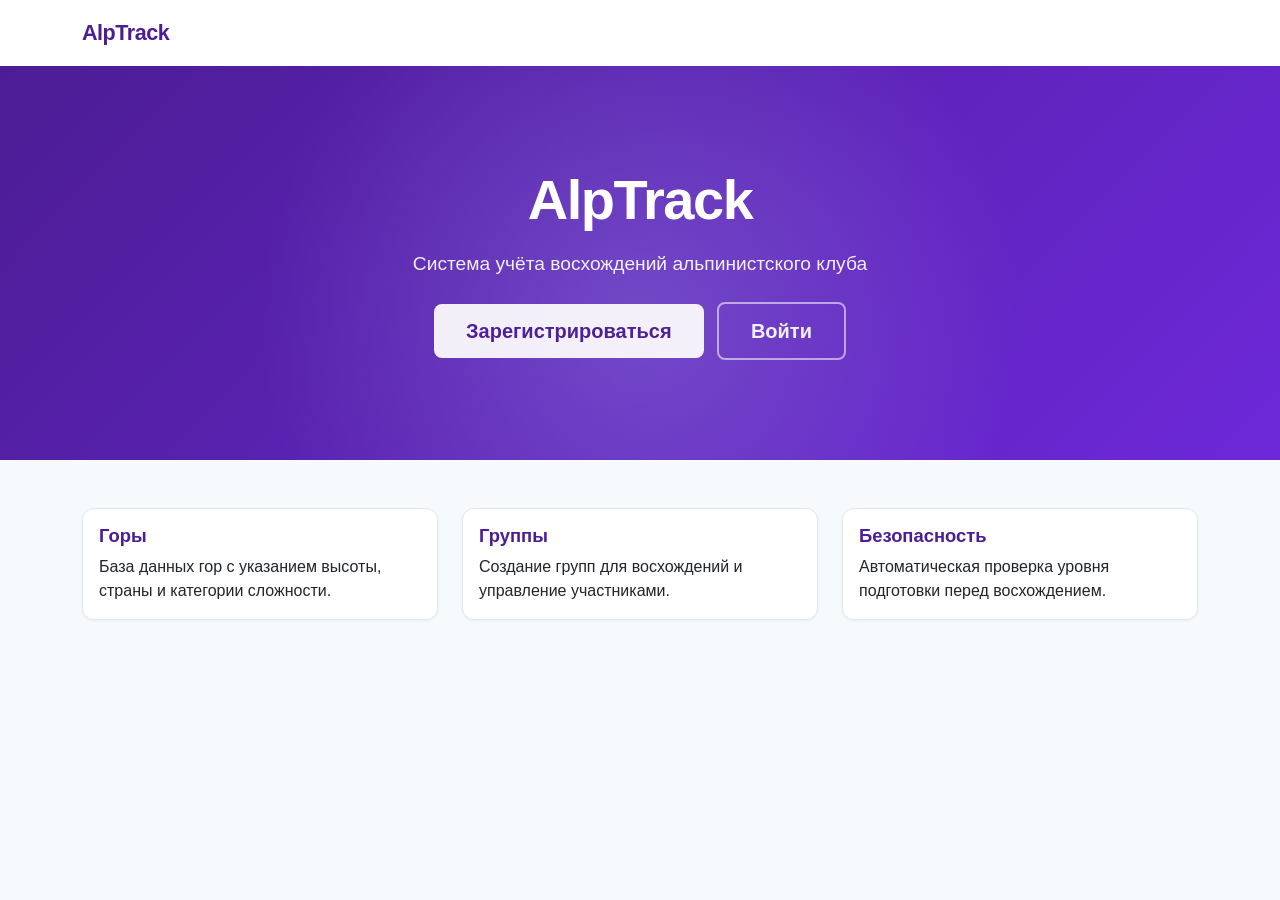
<file: frontend/index.html>
<!DOCTYPE html>
<html lang="ru">
<head>
    <meta charset="UTF-8">
    <meta name="viewport" content="width=device-width, initial-scale=1.0">
    <title>AlpTrack - учёт альпинистского клуба</title>
    <link href="https://cdn.jsdelivr.net/npm/bootstrap@5.3.0/dist/css/bootstrap.min.css" rel="stylesheet">
    <link rel="stylesheet" href="css/style.css">
</head>
<body>

<nav class="navbar navbar-expand-lg navbar-light bg-white shadow-sm">
    <div class="container">
        <a class="navbar-brand" href="index.html">AlpTrack</a>
        <div class="d-flex" id="navActions">
            <!-- Кнопки добавятся через JS -->
        </div>
    </div>
</nav>

<section class="hero">
    <div class="container">
        <h1>AlpTrack</h1>
        <p class="lead mt-3">Система учёта восхождений альпинистского клуба</p>
        <p class="mt-4">
            <a href="register.html" class="btn btn-light btn-lg me-2" id="ctaRegister">Зарегистрироваться</a>
            <a href="login.html" class="btn btn-outline-light btn-lg" id="ctaLogin">Войти</a>
        </p>
    </div>
</section>

<section class="container py-5">
    <div class="row g-4">
        <div class="col-md-4">
            <div class="card h-100">
                <div class="card-body">
                    <h5 class="card-title">Горы</h5>
                    <p class="card-text">База данных гор с указанием высоты, страны и категории сложности.</p>
                </div>
            </div>
        </div>
        <div class="col-md-4">
            <div class="card h-100">
                <div class="card-body">
                    <h5 class="card-title">Группы</h5>
                    <p class="card-text">Создание групп для восхождений и управление участниками.</p>
                </div>
            </div>
        </div>
        <div class="col-md-4">
            <div class="card h-100">
                <div class="card-body">
                    <h5 class="card-title">Безопасность</h5>
                    <p class="card-text">Автоматическая проверка уровня подготовки перед восхождением.</p>
                </div>
            </div>
        </div>
    </div>
</section>

<script src="js/api.js"></script>
<script>
    // Если пользователь уже залогинен - показываем кнопки Кабинет и Выйти
    const token = localStorage.getItem('access_token');
    if (token) {
        document.getElementById('ctaRegister').textContent = 'Личный кабинет';
        document.getElementById('ctaRegister').href = 'dashboard.html';
        document.getElementById('ctaLogin').textContent = 'Выйти';
        document.getElementById('ctaLogin').href = '#';
        document.getElementById('ctaLogin').onclick = (e) => { e.preventDefault(); logout(); };
    }
</script>

</body>
</html>
</file>
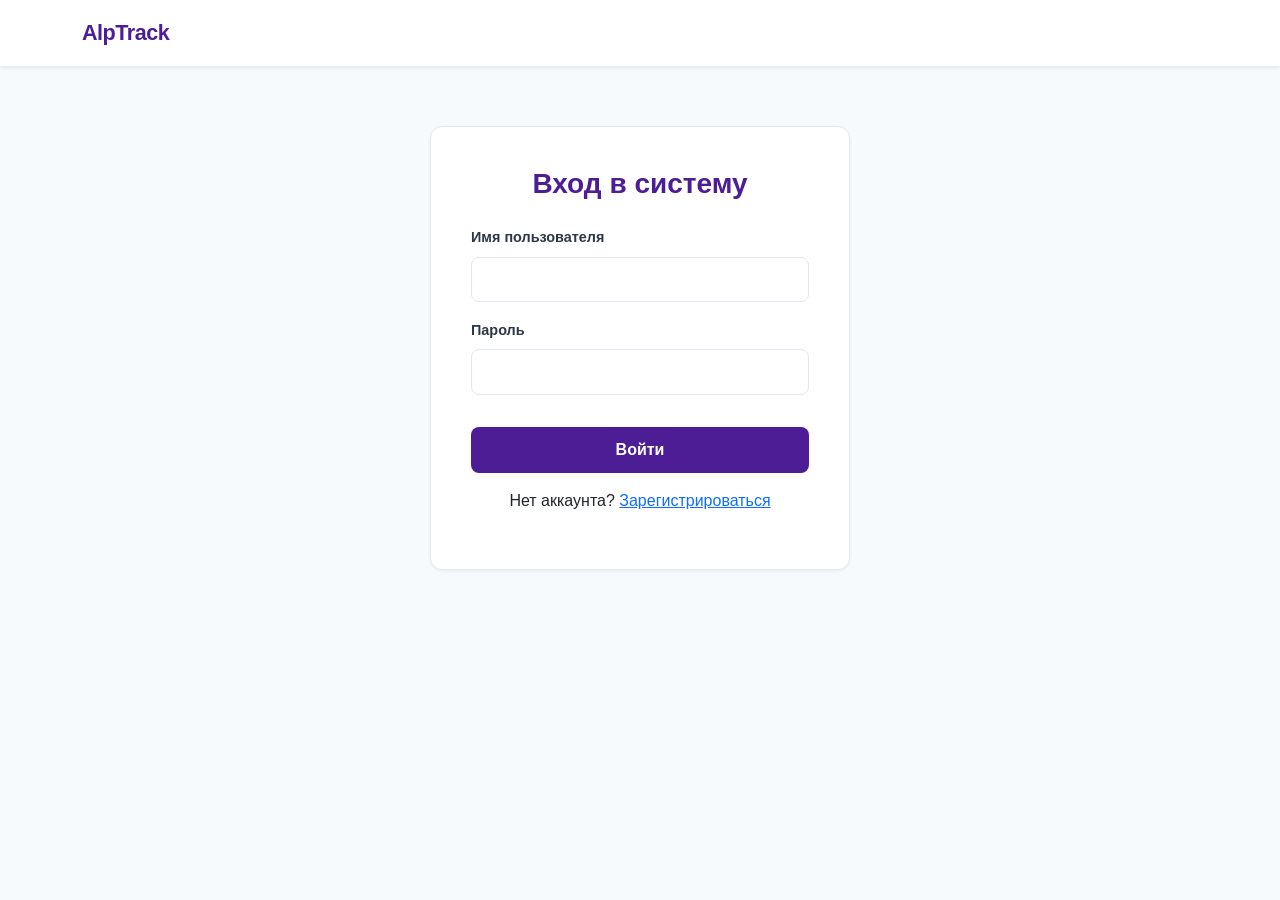
<file: frontend/dashboard.html>
<!DOCTYPE html>
<html lang="ru">
<head>
    <meta charset="UTF-8">
    <title>Личный кабинет - AlpTrack</title>
    <link href="https://cdn.jsdelivr.net/npm/bootstrap@5.3.0/dist/css/bootstrap.min.css" rel="stylesheet">
    <link rel="stylesheet" href="css/style.css">
</head>
<body>

<nav class="navbar navbar-expand-lg">
    <div class="container">
        <a class="navbar-brand" href="index.html">AlpTrack</a>
        <div class="d-flex gap-3 align-items-center">
            <a href="dashboard.html" class="text-decoration-none">Кабинет</a>
            <a href="mountains.html" class="text-decoration-none">Горы</a>
            <button class="btn btn-outline-danger btn-sm" onclick="logout()">Выйти</button>
        </div>
    </div>
</nav>

<div class="container py-5">
    <h2 class="mb-4">Личный кабинет</h2>
    <!-- Блок отчётов для admin/instructor -->
    <div id="reportsCard" class="card mb-4" style="display:none;">
        <div class="card-body d-flex justify-content-between align-items-center">
            <div>
                <h5 class="card-title mb-1">Отчёты и статистика</h5>
                <p class="text-muted mb-0">Аналитика по восхождениям, топ гор, покорители вершин</p>
            </div>
            <a href="reports.html" class="btn btn-primary">Открыть отчёты →</a>
        </div>
    </div>
    
    <div class="row g-4">
        <!-- Профиль -->
        <div class="col-md-4">
            <div class="card h-100">
                <div class="card-body">
                    <h5 class="card-title">Ваш профиль</h5>
                    <ul class="list-unstyled mt-3" id="profileInfo">
                        <li>Загрузка...</li>
                    </ul>
                </div>
            </div>
        </div>
        
        <!-- Мои восхождения -->
        <div class="col-md-8">
            <div class="card h-100">
                <div class="card-body">
                    <h5 class="card-title">Мои восхождения</h5>
                    <div id="ascentsList" class="mt-3">
                        <p class="text-muted">Загрузка...</p>
                    </div>
                </div>
            </div>
        </div>
    </div>
    
    <div class="row g-4 mt-1">
        <!-- Группы -->
        <div class="col-md-6">
            <div class="card h-100">
                <div class="card-body">
                    <h5 class="card-title">Группы восхождений</h5>
                    <div id="groupsList" class="mt-3">
                        <p class="text-muted">Загрузка...</p>
                    </div>
                </div>
            </div>
        </div>
        
        <!-- Доступные горы -->
        <div class="col-md-6">
            <div class="card h-100">
                <div class="card-body">
                    <h5 class="card-title">Доступные горы</h5>
                    <div id="mountainsList" class="mt-3">
                        <p class="text-muted">Загрузка...</p>
                    </div>
                </div>
            </div>
        </div>
    </div>
</div>

<script src="js/api.js"></script>
<script src="js/dashboard.js"></script>
</body>
</html>
</file>
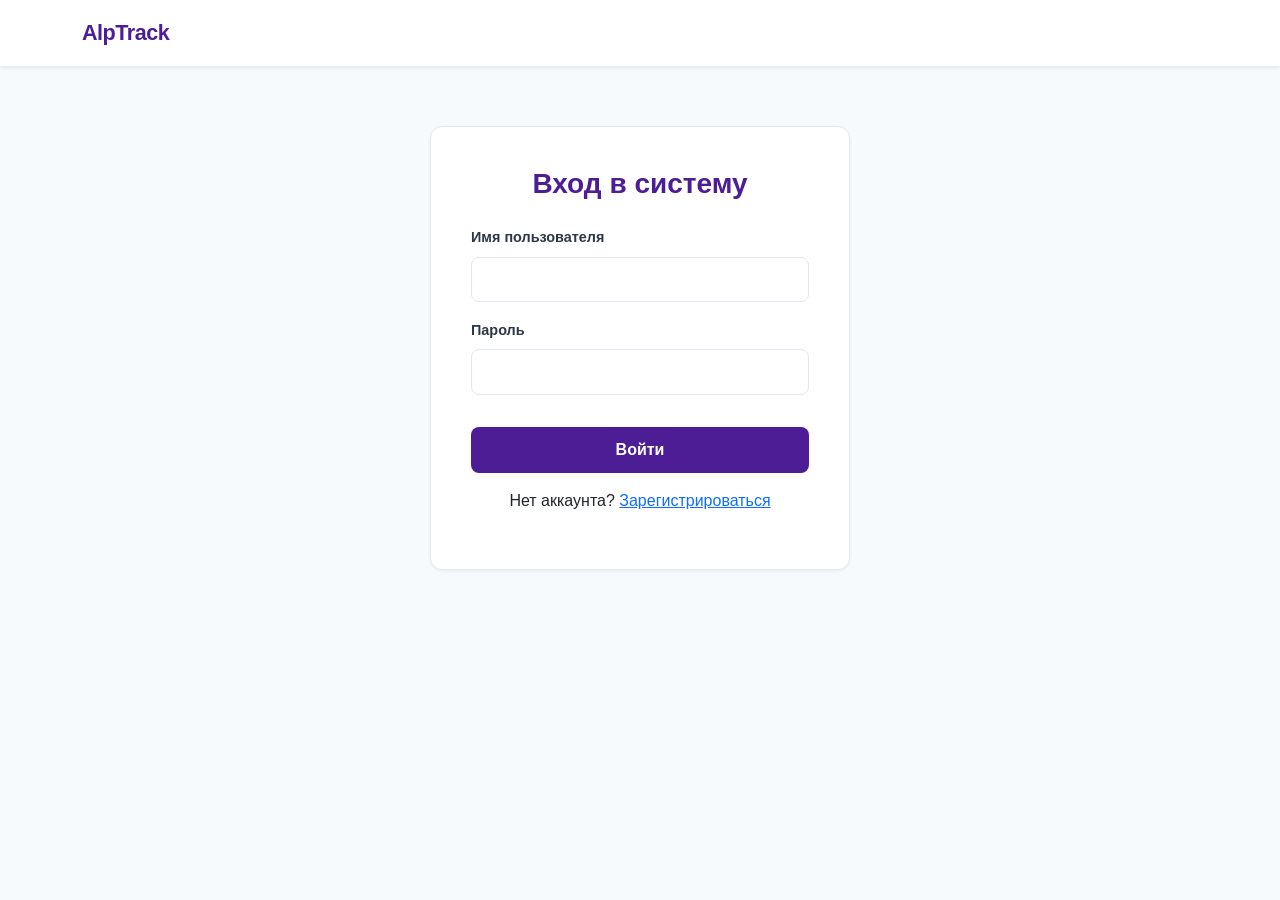
<file: frontend/login.html>
<!DOCTYPE html>
<html lang="ru">
<head>
    <meta charset="UTF-8">
    <title>Вход — AlpTrack</title>
    <link href="https://cdn.jsdelivr.net/npm/bootstrap@5.3.0/dist/css/bootstrap.min.css" rel="stylesheet">
    <link rel="stylesheet" href="css/style.css">
</head>
<body>

<nav class="navbar navbar-light bg-white shadow-sm">
    <div class="container">
        <a class="navbar-brand" href="index.html">AlpTrack</a>
    </div>
</nav>

<div class="auth-form">
    <div class="card">
        <div class="card-body">
            <h3 class="text-center mb-4">Вход в систему</h3>
            
            <form id="loginForm">
                <div class="mb-3">
                    <label class="form-label">Имя пользователя</label>
                    <input type="text" class="form-control" id="username" required>
                </div>
                <div class="mb-3">
                    <label class="form-label">Пароль</label>
                    <input type="password" class="form-control" id="password" required>
                </div>
                
                <div id="error" class="error-message"></div>
                
                <button type="submit" class="btn btn-primary w-100 mt-3">Войти</button>
            </form>
            
            <p class="text-center mt-3">
                Нет аккаунта? <a href="register.html">Зарегистрироваться</a>
            </p>
        </div>
    </div>
</div>

<script src="js/api.js"></script>
<script src="js/login.js"></script>
</body>
</html>
</file>
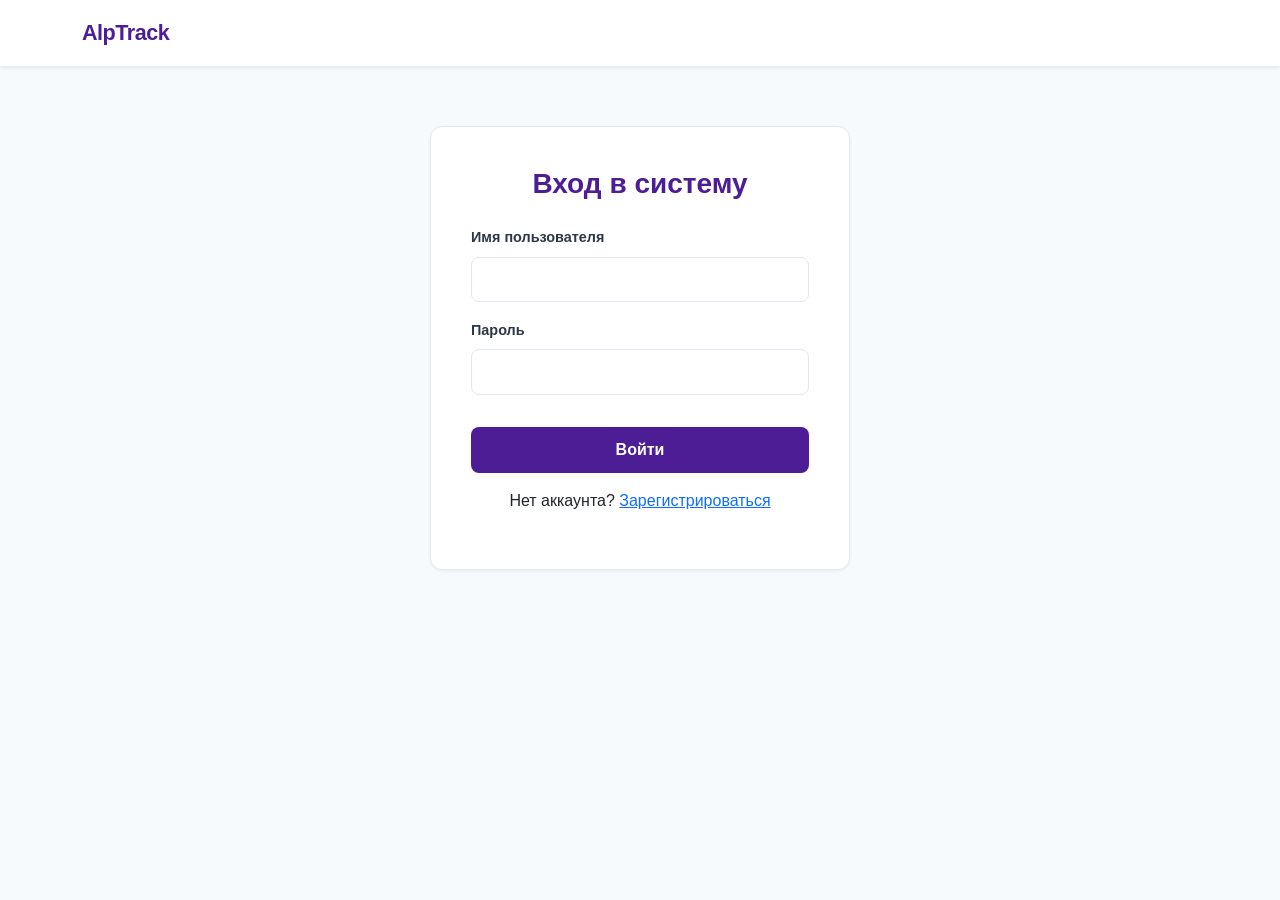
<file: frontend/mountains.html>
<!DOCTYPE html>
<html lang="ru">
<head>
    <meta charset="UTF-8">
    <meta name="viewport" content="width=device-width, initial-scale=1.0">
    <title>Каталог гор - AlpTrack</title>
    <link href="https://cdn.jsdelivr.net/npm/bootstrap@5.3.0/dist/css/bootstrap.min.css" rel="stylesheet">
    <link rel="stylesheet" href="css/style.css">
</head>
<body>

<nav class="navbar navbar-expand-lg">
    <div class="container">
        <a class="navbar-brand" href="index.html">AlpTrack</a>
        <div class="d-flex gap-3 align-items-center">
            <a href="dashboard.html" class="text-decoration-none">Кабинет</a>
            <a href="mountains.html" class="text-decoration-none">Горы</a>
            <button class="btn btn-outline-danger btn-sm" onclick="logout()">Выйти</button>
        </div>
    </div>
</nav>

<div class="container py-5">
    <div class="d-flex justify-content-between align-items-center mb-4">
    <h2>Каталог гор</h2>
    <button class="btn btn-primary" id="addMountainBtn" style="display:none;" onclick="showAddMountainModal()">
        + Добавить гору
    </button>
</div>
    
    <!-- Фильтры -->
    <div class="card mb-4">
        <div class="card-body">
            <div class="row g-3">
                <div class="col-md-4">
                    <label class="form-label">Минимальная высота (м)</label>
                    <input type="number" class="form-control" id="minHeight" placeholder="Например, 5000">
                </div>
                <div class="col-md-4">
                    <label class="form-label">Максимальная сложность</label>
                    <select class="form-select" id="maxDifficulty">
                        <option value="">Все</option>
                        <option value="1">1 - Новичок</option>
                        <option value="2">2 - Начинающий</option>
                        <option value="3">3 - Средний</option>
                        <option value="4">4 - Опытный</option>
                        <option value="5">5 - Эксперт</option>
                    </select>
                </div>
                <div class="col-md-4 d-flex align-items-end filter-buttons">
                    <button class="btn btn-primary me-2" onclick="applyFilters()">Применить</button>
                    <button class="btn btn-outline-secondary" onclick="resetFilters()">Сбросить</button>
                </div>
            </div>
        </div>
    </div>
    
    <!-- Список гор -->
    <div id="mountainsList">
        <p class="text-muted">Загрузка...</p>
    </div>
</div>

<script src="js/api.js"></script>
<!-- Модальное окно создания горы -->
<div class="modal fade" id="addMountainModal" tabindex="-1">
    <div class="modal-dialog">
        <div class="modal-content">
            <div class="modal-header">
                <h5 class="modal-title">Добавить гору</h5>
                <button type="button" class="btn-close" data-bs-dismiss="modal"></button>
            </div>
            <div class="modal-body">
                <form id="addMountainForm">
                    <div class="mb-3">
                        <label class="form-label">Название</label>
                        <input type="text" class="form-control" id="mountainName" required>
                    </div>
                    <div class="mb-3">
                        <label class="form-label">Высота (м)</label>
                        <input type="number" class="form-control" id="mountainHeight" required min="1">
                    </div>
                    <div class="mb-3">
                        <label class="form-label">Страна</label>
                        <input type="text" class="form-control" id="mountainCountry" required>
                    </div>
                    <div class="mb-3">
                        <label class="form-label">Сложность (1–5)</label>
                        <select class="form-select" id="mountainDifficulty">
                            <option value="1">1 — Новичок</option>
                            <option value="2">2 — Начинающий</option>
                            <option value="3" selected>3 — Средний</option>
                            <option value="4">4 — Опытный</option>
                            <option value="5">5 — Эксперт</option>
                        </select>
                    </div>
                    <div id="mountainError" class="error-message"></div>
                </form>
            </div>
            <div class="modal-footer">
                <button type="button" class="btn btn-secondary" data-bs-dismiss="modal">Отмена</button>
                <button type="button" class="btn btn-primary" onclick="createMountain()">Создать</button>
            </div>
        </div>
    </div>
</div>

<!-- Подключаем Bootstrap JS для модального окна -->
<script src="https://cdn.jsdelivr.net/npm/bootstrap@5.3.0/dist/js/bootstrap.bundle.min.js"></script>
<script src="js/mountains.js"></script>
</body>
</html>
</file>
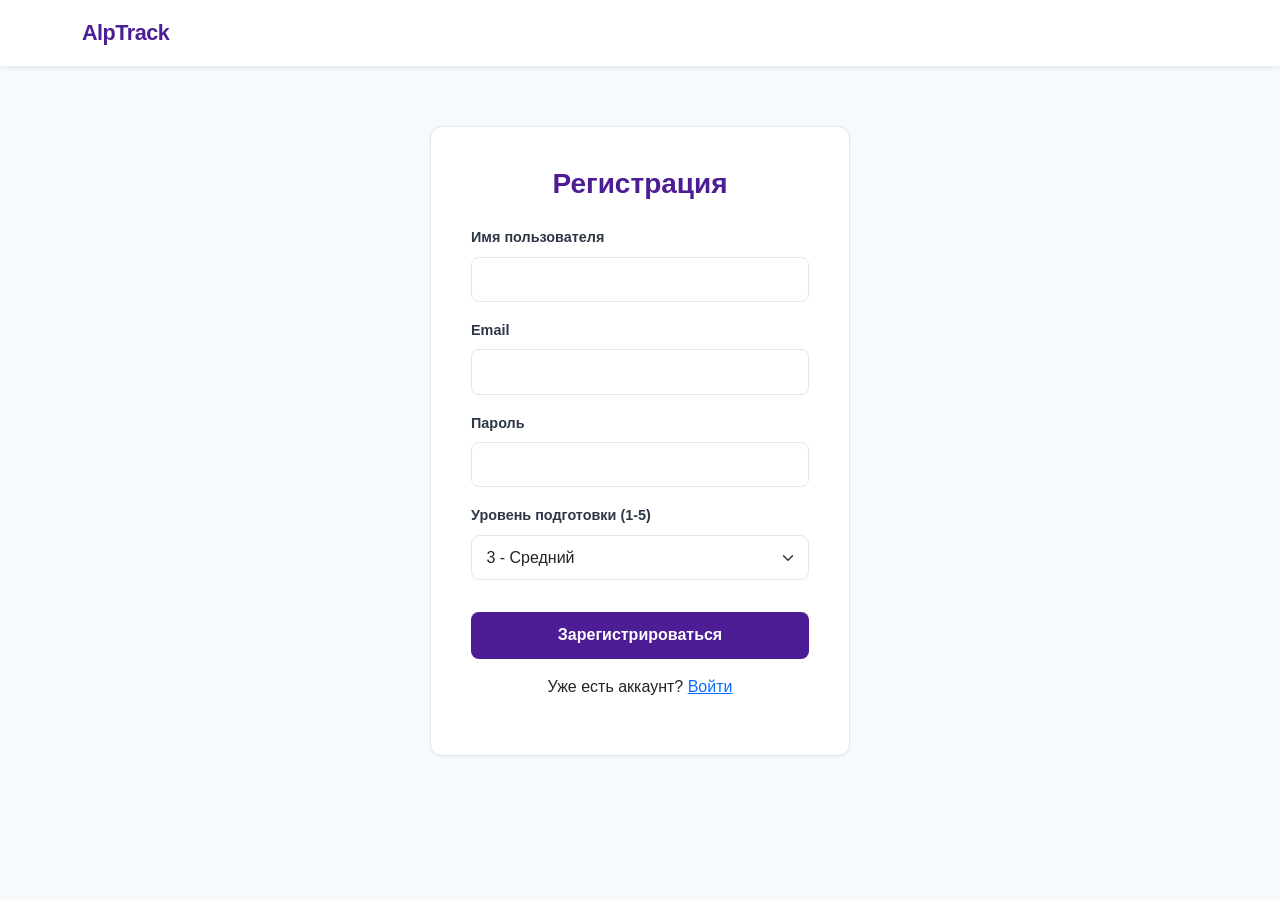
<file: frontend/register.html>
<!DOCTYPE html>
<html lang="ru">
<head>
    <meta charset="UTF-8">
    <title>Регистрация - AlpTrack</title>
    <link href="https://cdn.jsdelivr.net/npm/bootstrap@5.3.0/dist/css/bootstrap.min.css" rel="stylesheet">
    <link rel="stylesheet" href="css/style.css">
</head>
<body>

<nav class="navbar navbar-light bg-white shadow-sm">
    <div class="container">
        <a class="navbar-brand" href="index.html">AlpTrack</a>
    </div>
</nav>

<div class="auth-form">
    <div class="card">
        <div class="card-body">
            <h3 class="text-center mb-4">Регистрация</h3>
            
            <form id="registerForm">
                <div class="mb-3">
                    <label class="form-label">Имя пользователя</label>
                    <input type="text" class="form-control" id="username" required minlength="3">
                </div>
                <div class="mb-3">
                    <label class="form-label">Email</label>
                    <input type="email" class="form-control" id="email" required>
                </div>
                <div class="mb-3">
                    <label class="form-label">Пароль</label>
                    <input type="password" class="form-control" id="password" required minlength="6">
                </div>
                <div class="mb-3">
                    <label class="form-label">Уровень подготовки (1-5)</label>
                    <select class="form-select" id="experience_level">
                        <option value="1">1 - Новичок</option>
                        <option value="2">2 - Начинающий</option>
                        <option value="3" selected>3 - Средний</option>
                        <option value="4">4 - Опытный</option>
                        <option value="5">5 - Эксперт</option>
                    </select>
                </div>
                
                <div id="error" class="error-message"></div>
                
                <button type="submit" class="btn btn-primary w-100 mt-3">Зарегистрироваться</button>
            </form>
            
            <p class="text-center mt-3">
                Уже есть аккаунт? <a href="login.html">Войти</a>
            </p>
        </div>
    </div>
</div>

<script src="js/api.js"></script>
<script src="js/register.js"></script>
</body>
</html>
</file>
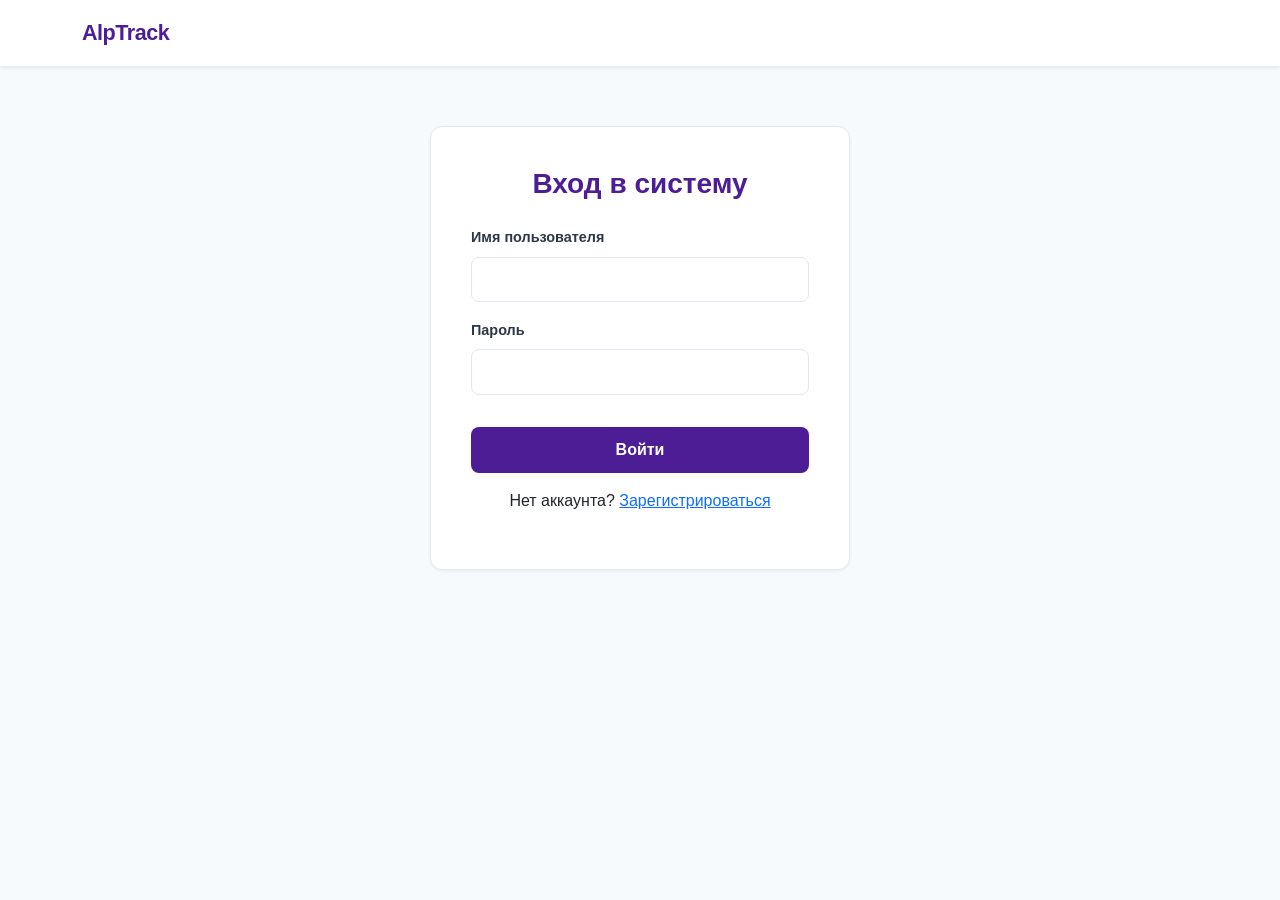
<file: frontend/reports.html>
<!DOCTYPE html>
<html lang="ru">
<head>
    <meta charset="UTF-8">
    <meta name="viewport" content="width=device-width, initial-scale=1.0">
    <title>Отчёты - AlpTrack</title>
    <link href="https://cdn.jsdelivr.net/npm/bootstrap@5.3.0/dist/css/bootstrap.min.css" rel="stylesheet">
    <link rel="stylesheet" href="css/style.css">
</head>
<body>

<nav class="navbar navbar-expand-lg">
    <div class="container">
        <a class="navbar-brand" href="index.html">AlpTrack</a>
        <div class="d-flex gap-3 align-items-center">
            <a href="dashboard.html" class="text-decoration-none">Кабинет</a>
            <a href="mountains.html" class="text-decoration-none">Горы</a>
            <button class="btn btn-outline-danger btn-sm" onclick="logout()">Выйти</button>
        </div>
    </div>
</nav>

<div class="container py-5">
    <h2 class="mb-4">Отчёты</h2>
    
    <div class="row g-4">
        <!-- Топ гор -->
        <div class="col-lg-6">
            <div class="card h-100">
                <div class="card-body">
                    <h5 class="card-title mb-3">Топ гор по восхождениям</h5>
                    <div id="popularMountains">
                        <p class="text-muted">Загрузка...</p>
                    </div>
                </div>
            </div>
        </div>
        
        <!-- Статистика за год -->
        <div class="col-lg-6">
            <div class="card h-100">
                <div class="card-body">
                    <h5 class="card-title mb-3">Статистика за год</h5>
                    <div class="mb-3">
                        <label class="form-label">Выберите год</label>
                        <div class="input-group">
                            <input type="number" class="form-control" id="yearInput" value="2026" min="2000" max="2100">
                            <button class="btn btn-primary" onclick="loadYearStats()">Показать</button>
                        </div>
                    </div>
                    <div id="yearStats">
                        <p class="text-muted">Нажмите «Показать»</p>
                    </div>
                </div>
            </div>
        </div>
        
        <!-- Покорители горы -->
        <div class="col-12">
            <div class="card">
                <div class="card-body">
                    <h5 class="card-title mb-3">Покорители горы</h5>
                    <div class="row mb-3">
                        <div class="col-md-6">
                            <label class="form-label">Выберите гору</label>
                            <select class="form-select" id="mountainSelect">
                                <option value="">- Загрузка гор -</option>
                            </select>
                        </div>
                        <div class="col-md-6 d-flex align-items-end">
                            <button class="btn btn-primary" onclick="loadClimbers()">Показать альпинистов</button>
                        </div>
                    </div>
                    <div id="climbersResult">
                        <p class="text-muted">Выберите гору и нажмите «Показать»</p>
                    </div>
                </div>
            </div>
        </div>
    </div>
</div>

<script src="js/api.js"></script>
<script src="js/reports.js"></script>
</body>
</html>
</file>
<file: frontend/css/style.css>
/* ========== Палитра ========== */
:root {
    /* --primary: #1a365d;
    --primary-light: #2c5282;
    --accent: #dd6b20;
    --accent-hover: #c05621; */
    --primary: #4c1d95;       
    --primary-light: #6d28d9; 
    --accent: #f59e0b;        
    --accent-hover: #d97706;
    --bg: #f7fafc;
    --card-bg: #ffffff;
    --text: #2d3748;
    --text-muted: #718096;
    --border: #e2e8f0;
    --shadow-sm: 0 1px 3px rgba(0, 0, 0, 0.06);
    --shadow-md: 0 4px 12px rgba(0, 0, 0, 0.08);
    --shadow-lg: 0 10px 25px rgba(0, 0, 0, 0.1);
}

/* ========== Базовое ========== */
* {
    box-sizing: border-box;
}

body {
    font-family: 'Segoe UI', Tahoma, sans-serif;
    background: var(--bg);
    color: var(--text);
    min-height: 100vh;
    margin: 0;
}

/* ========== Navbar ========== */
.navbar {
    background: var(--card-bg) !important;
    box-shadow: var(--shadow-sm);
    padding: 0.75rem 0;
}

.navbar-brand {
    font-weight: 700;
    color: var(--primary) !important;
    font-size: 1.35rem;
    letter-spacing: -0.5px;
}

.navbar-brand:hover {
    color: var(--accent) !important;
}

/* ========== Hero-секция ========== */
.hero {
    background: linear-gradient(135deg, var(--primary) 0%, var(--primary-light) 100%);
    color: white;
    padding: 100px 0;
    text-align: center;
    position: relative;
    overflow: hidden;
}

.hero::before {
    content: '';
    position: absolute;
    top: -50%;
    left: 50%;
    transform: translateX(-50%);
    width: 900px;
    height: 900px;
    background: radial-gradient(circle, rgba(147, 130, 220, 0.4) 0%, transparent 60%);
    pointer-events: none;
}

.hero h1 {
    font-size: 3.5rem;
    font-weight: 800;
    letter-spacing: -1.5px;
    margin-bottom: 1rem;
    position: relative;
    z-index: 1;
}

.hero p {
    font-size: 1.2rem;
    opacity: 0.92;
    max-width: 600px;
    margin: 0 auto;
    position: relative;
    z-index: 1;
}

.hero .btn-light {
    background: white;
    color: var(--primary);
    font-weight: 600;
    padding: 0.75rem 2rem;
    border-radius: 8px;
    border: none;
    transition: transform 0.2s, box-shadow 0.2s;
}

.hero .btn-light:hover {
    transform: translateY(-2px);
    box-shadow: 0 8px 20px rgba(0, 0, 0, 0.2);
    color: var(--accent);
}

.hero .btn-outline-light {
    border: 2px solid rgba(255, 255, 255, 0.6);
    color: white;
    font-weight: 600;
    padding: 0.75rem 2rem;
    border-radius: 8px;
    transition: all 0.2s;
}

.hero .btn-outline-light:hover {
    background: white;
    color: var(--primary);
    border-color: white;
}

/* ========== Карточки ========== */
.card {
    border: 1px solid var(--border);
    border-radius: 12px;
    background: var(--card-bg);
    box-shadow: var(--shadow-sm);
    transition: transform 0.2s, box-shadow 0.2s;
}

.card:hover {
    transform: translateY(-4px);
    box-shadow: var(--shadow-md);
}

.card-title {
    color: var(--primary);
    font-weight: 700;
    font-size: 1.15rem;
}

/* ========== Секция возможностей ========== */
.features-section {
    padding: 5rem 0;
}

.feature-icon {
    font-size: 2.5rem;
    margin-bottom: 1rem;
    display: inline-block;
}

/* ========== Формы ========== */
.auth-form {
    max-width: 420px;
    margin: 60px auto;
}

.auth-form .card {
    padding: 0;
}

.auth-form .card-body {
    padding: 2.5rem;
}

.auth-form h3 {
    color: var(--primary);
    font-weight: 700;
    margin-bottom: 1.75rem;
}

.auth-form .form-label {
    font-weight: 600;
    color: var(--text);
    font-size: 0.9rem;
}

.auth-form .form-control,
.auth-form .form-select {
    border: 1px solid var(--border);
    border-radius: 8px;
    padding: 0.6rem 0.9rem;
    transition: border-color 0.2s, box-shadow 0.2s;
}

.auth-form .form-control:focus,
.auth-form .form-select:focus {
    border-color: var(--primary);
    box-shadow: 0 0 0 3px rgba(26, 54, 93, 0.1);
}

/* ========== Кнопки ========== */
.btn-primary {
    background: var(--primary);
    border: none;
    font-weight: 600;
    padding: 0.7rem 1.5rem;
    border-radius: 8px;
    transition: background 0.2s, transform 0.2s;
}

.btn-primary:hover {
    background: var(--accent);
    transform: translateY(-1px);
}

.btn-outline-danger {
    font-weight: 600;
    border-radius: 8px;
}

/* ========== Ошибки ========== */
.error-message {
    color: #c53030;
    font-size: 0.9rem;
    margin-top: 0.5rem;
    padding: 0.5rem 0.75rem;
    background: #fff5f5;
    border-radius: 6px;
    border-left: 3px solid #c53030;
}

.error-message:empty {
    display: none;
}

/* ========== Скрытие ========== */
.hidden {
    display: none;
}

/* ========== Карточки групп ========== */
.group-card {
    transition: transform 0.2s, box-shadow 0.2s;
}

.group-card:hover {
    transform: translateY(-2px);
    box-shadow: var(--shadow-md);
}

/* ========== Бейджи ========== */
.badge-difficulty {
    font-size: 0.85rem;
    padding: 0.35rem 0.7rem;
    border-radius: 6px;
}

.filter-buttons .btn {
    min-width: 120px;
    padding: 0.65rem 1rem;
}
</file>
